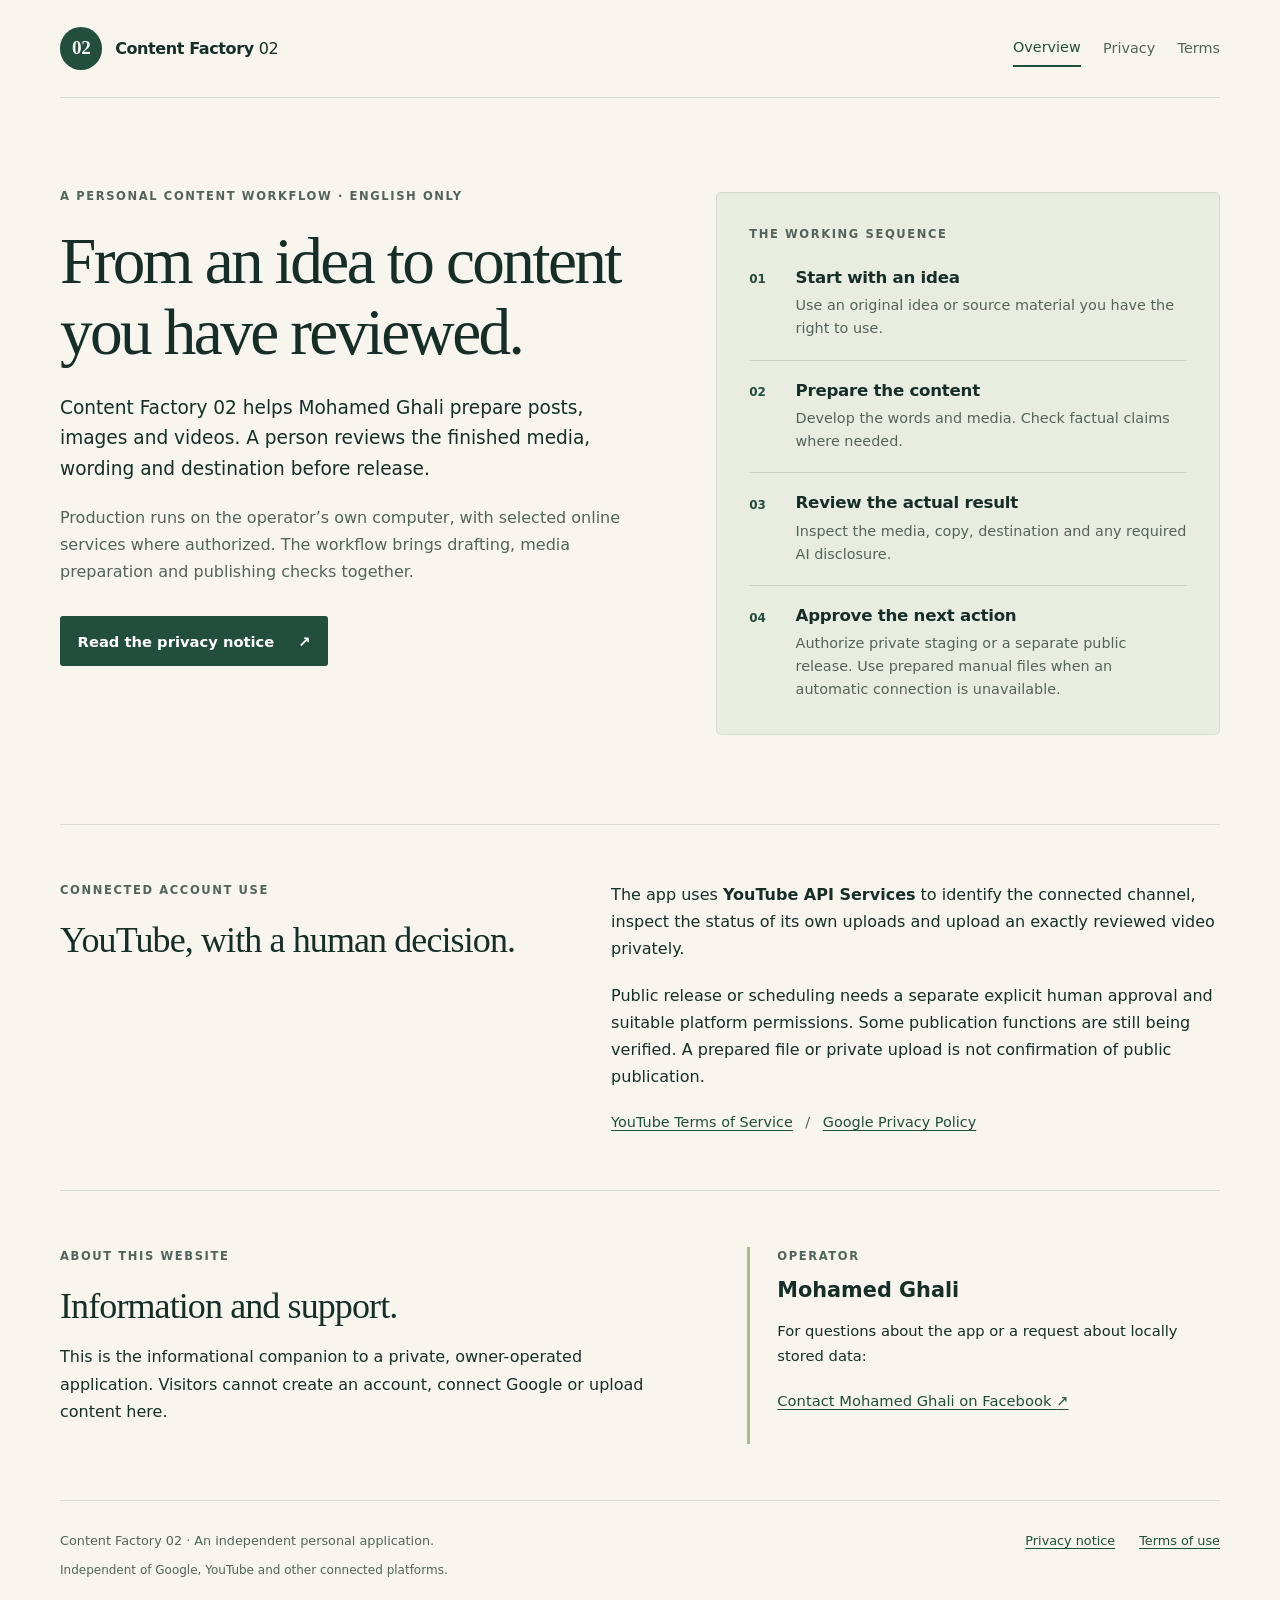
<file: index.html>
<!doctype html>
<html lang="en">
<head>
  <meta charset="utf-8">
  <meta name="viewport" content="width=device-width, initial-scale=1">
  <meta name="google-site-verification" content="21IurHPOwJmHwGyL-U1SF5DQho6lyGNOjJwwZDBz2XQ" />
  <title>Content Factory 02 — a personal content workflow</title>
  <meta name="description" content="Content Factory 02 helps Mohamed Ghali prepare English-language content, review the finished work and stage approved uploads.">
  <link rel="stylesheet" href="styles.css">
</head>
<body>
  <a class="skip-link" href="#main">Skip to content</a>
  <header class="site-header shell">
    <a class="brand" href="index.html"><span class="brand-mark" aria-hidden="true">02</span><span>Content Factory <strong>02</strong></span></a>
    <nav aria-label="Main navigation">
      <a href="index.html" aria-current="page">Overview</a>
      <a href="privacy.html">Privacy</a>
      <a href="terms.html">Terms</a>
    </nav>
  </header>
  <main id="main" class="shell">
    <section class="hero" aria-labelledby="intro-heading">
      <div class="hero-copy">
        <p class="eyebrow">A personal content workflow · English only</p>
        <h1 id="intro-heading">From an idea to content you have reviewed.</h1>
        <p class="lead">Content Factory 02 helps Mohamed Ghali prepare posts, images and videos. A person reviews the finished media, wording and destination before release.</p>
        <p>Production runs on the operator’s own computer, with selected online services where authorized. The workflow brings drafting, media preparation and publishing checks together.</p>
        <a class="button" href="privacy.html">Read the privacy notice <span aria-hidden="true">↗</span></a>
      </div>
      <div class="workflow" aria-labelledby="workflow-heading">
        <p class="eyebrow" id="workflow-heading">The working sequence</p>
        <ol>
          <li><span class="step-number" aria-hidden="true">01</span><div><h2>Start with an idea</h2><p>Use an original idea or source material you have the right to use.</p></div></li>
          <li><span class="step-number" aria-hidden="true">02</span><div><h2>Prepare the content</h2><p>Develop the words and media. Check factual claims where needed.</p></div></li>
          <li><span class="step-number" aria-hidden="true">03</span><div><h2>Review the actual result</h2><p>Inspect the media, copy, destination and any required AI disclosure.</p></div></li>
          <li><span class="step-number" aria-hidden="true">04</span><div><h2>Approve the next action</h2><p>Authorize private staging or a separate public release. Use prepared manual files when an automatic connection is unavailable.</p></div></li>
        </ol>
      </div>
    </section>
    <section class="connection-section" aria-labelledby="youtube-heading">
      <div><p class="eyebrow">Connected account use</p><h2 id="youtube-heading">YouTube, with a human decision.</h2></div>
      <div class="connection-copy">
        <p>The app uses <strong>YouTube API Services</strong> to identify the connected channel, inspect the status of its own uploads and upload an exactly reviewed video privately.</p>
        <p>Public release or scheduling needs a separate explicit human approval and suitable platform permissions. Some publication functions are still being verified. A prepared file or private upload is not confirmation of public publication.</p>
        <p><a href="https://www.youtube.com/t/terms">YouTube Terms of Service</a> <span class="link-separator" aria-hidden="true">/</span> <a href="https://policies.google.com/privacy">Google Privacy Policy</a></p>
      </div>
    </section>
    <section class="about-section" aria-labelledby="about-heading">
      <div><p class="eyebrow">About this website</p><h2 id="about-heading">Information and support.</h2><p>This is the informational companion to a private, owner-operated application. Visitors cannot create an account, connect Google or upload content here.</p></div>
      <div class="contact-block"><p class="eyebrow">Operator</p><p class="operator-name">Mohamed Ghali</p><p>For questions about the app or a request about locally stored data:</p><a href="https://www.facebook.com/mohamedghaliofficial">Contact Mohamed Ghali on Facebook <span aria-hidden="true">↗</span></a></div>
    </section>
  </main>
  <footer class="site-footer shell"><p>Content Factory 02 · An independent personal application.</p><p><a href="privacy.html">Privacy notice</a><a href="terms.html">Terms of use</a></p><p class="fine-print">Independent of Google, YouTube and other connected platforms.</p></footer>
</body>
</html>
</file>
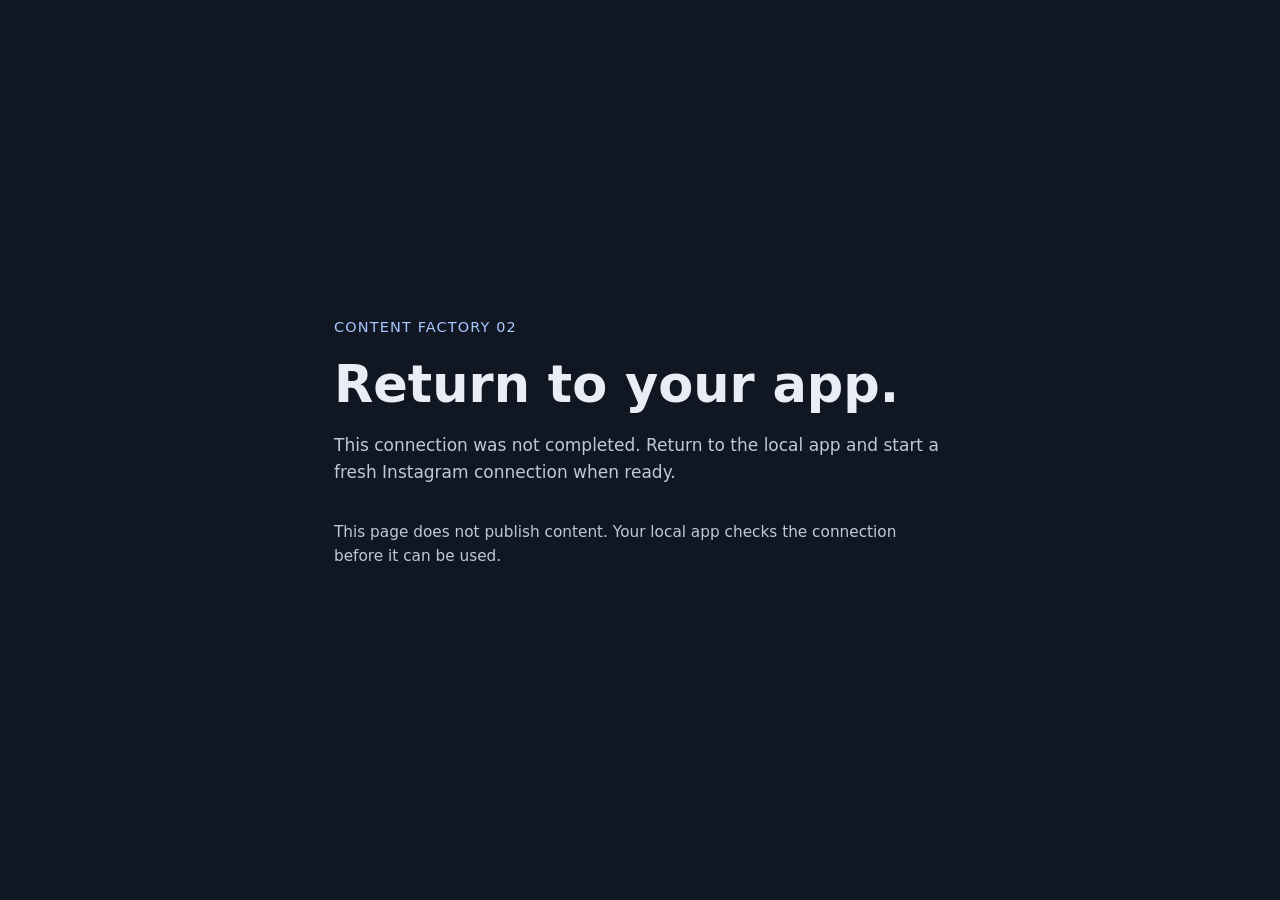
<file: instagram-callback.html>
<!doctype html>
<html lang="en">
<head>
  <meta charset="utf-8">
  <meta name="referrer" content="no-referrer">
  <meta http-equiv="Content-Security-Policy" content="default-src 'none'; script-src 'self'; style-src 'unsafe-inline'; base-uri 'none'; form-action 'none'; connect-src 'none'; img-src 'none'">
  <meta name="viewport" content="width=device-width, initial-scale=1">
  <meta name="robots" content="noindex,nofollow">
  <title>Return to your app — Content Factory 02</title>
  <style>
    :root { color-scheme: dark; font: 17px/1.6 system-ui, sans-serif; background: #101723; color: #e9edf4; }
    body { margin: 0; min-height: 100vh; display: grid; place-items: center; }
    main { width: min(36rem, calc(100% - 3rem)); padding: 3rem 0; }
    .brand { color: #a8c8ff; letter-spacing: .08em; font-size: .85rem; text-transform: uppercase; }
    h1 { font-size: clamp(2rem, 5vw, 3rem); line-height: 1.15; margin: 1rem 0; }
    p { color: #bdc9db; }
    button { font: inherit; border: 0; border-radius: .5rem; padding: .8rem 1.1rem; background: #b2d0ff; color: #0c1728; cursor: pointer; }
    button:focus-visible { outline: 3px solid white; outline-offset: 4px; }
    .note { margin-top: 2rem; font-size: .9rem; }
  </style>
  <script src="instagram-callback.js" defer referrerpolicy="no-referrer"></script>
</head>
<body>
  <main>
    <div class="brand">Content Factory 02</div>
    <h1>Return to your app.</h1>
    <p id="connection-status" role="status">Checking the Instagram connection return…</p>
    <button id="return-button" type="button" hidden>Return to the local app</button>
    <noscript><p>JavaScript is required to return this connection to your local app. Close this page and restart the connection in a browser with JavaScript enabled. Do not copy a login code into chat.</p></noscript>
    <p class="note">This page does not publish content. Your local app checks the connection before it can be used.</p>
  </main>
</body>
</html>
</file>
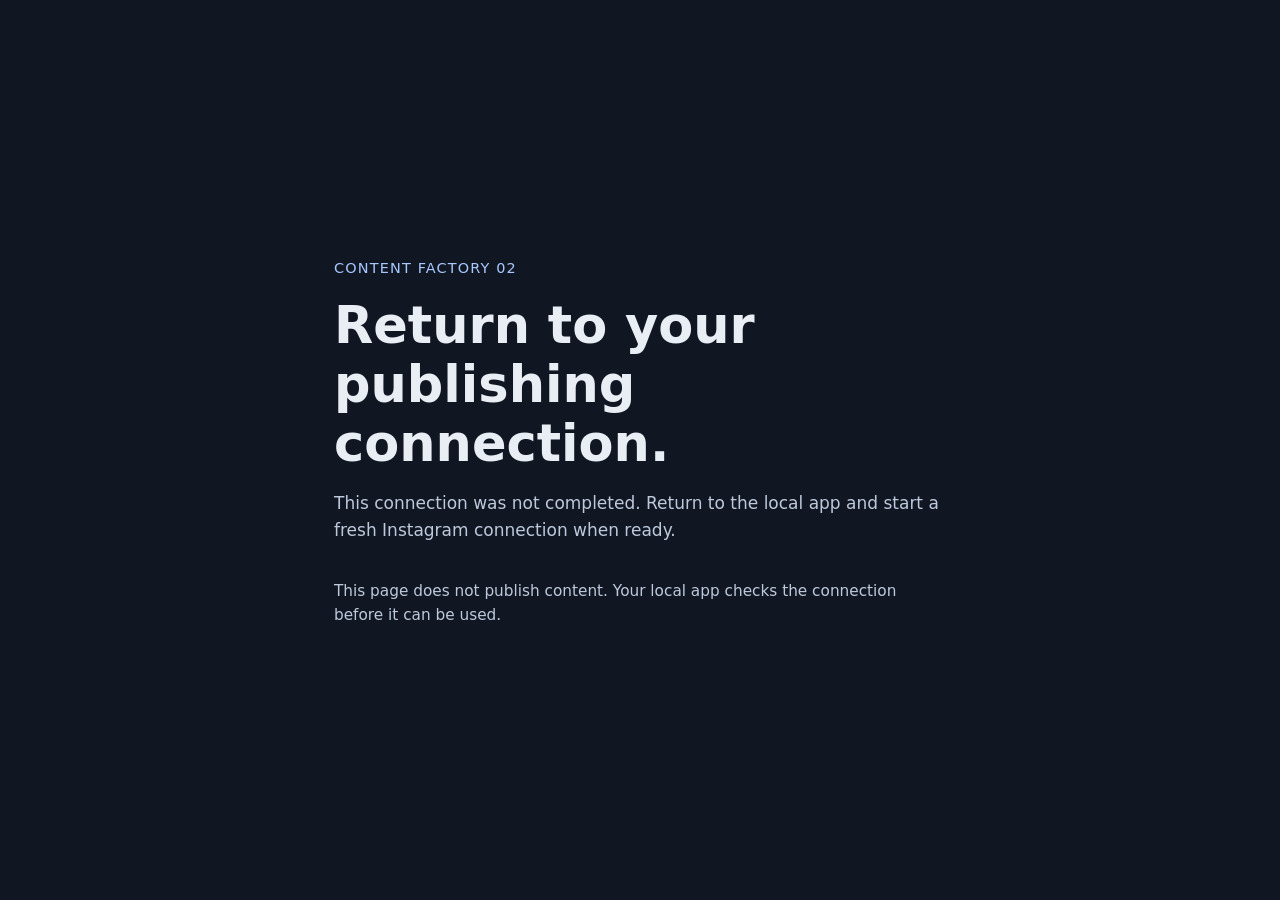
<file: instagram-publishing-callback.html>
<!doctype html>
<html lang="en">
<head>
  <meta charset="utf-8">
  <meta name="referrer" content="no-referrer">
  <meta http-equiv="Content-Security-Policy" content="default-src 'none'; script-src 'self'; style-src 'unsafe-inline'; base-uri 'none'; form-action 'none'; connect-src 'none'; img-src 'none'">
  <meta name="viewport" content="width=device-width, initial-scale=1">
  <meta name="robots" content="noindex,nofollow">
  <title>Return to your publishing connection — Content Factory 02</title>
  <style>
    :root { color-scheme: dark; font: 17px/1.6 system-ui, sans-serif; background: #101723; color: #e9edf4; }
    body { margin: 0; min-height: 100vh; display: grid; place-items: center; }
    main { width: min(36rem, calc(100% - 3rem)); padding: 3rem 0; }
    .brand { color: #a8c8ff; letter-spacing: .08em; font-size: .85rem; text-transform: uppercase; }
    h1 { font-size: clamp(2rem, 5vw, 3rem); line-height: 1.15; margin: 1rem 0; }
    p { color: #bdc9db; }
    button { font: inherit; border: 0; border-radius: .5rem; padding: .8rem 1.1rem; background: #b2d0ff; color: #0c1728; cursor: pointer; }
    button:focus-visible { outline: 3px solid white; outline-offset: 4px; }
    .note { margin-top: 2rem; font-size: .9rem; }
  </style>
  <script src="instagram-publishing-callback.js" defer referrerpolicy="no-referrer"></script>
</head>
<body>
  <main>
    <div class="brand">Content Factory 02</div>
    <h1>Return to your publishing connection.</h1>
    <p id="connection-status" role="status">Checking the Instagram connection return…</p>
    <button id="return-button" type="button" hidden>Return to the local app</button>
    <noscript><p>JavaScript is required to return this connection to your local app. Close this page and restart the connection in a browser with JavaScript enabled. Do not copy a login code into chat.</p></noscript>
    <p class="note">This page does not publish content. Your local app checks the connection before it can be used.</p>
  </main>
</body>
</html>
</file>
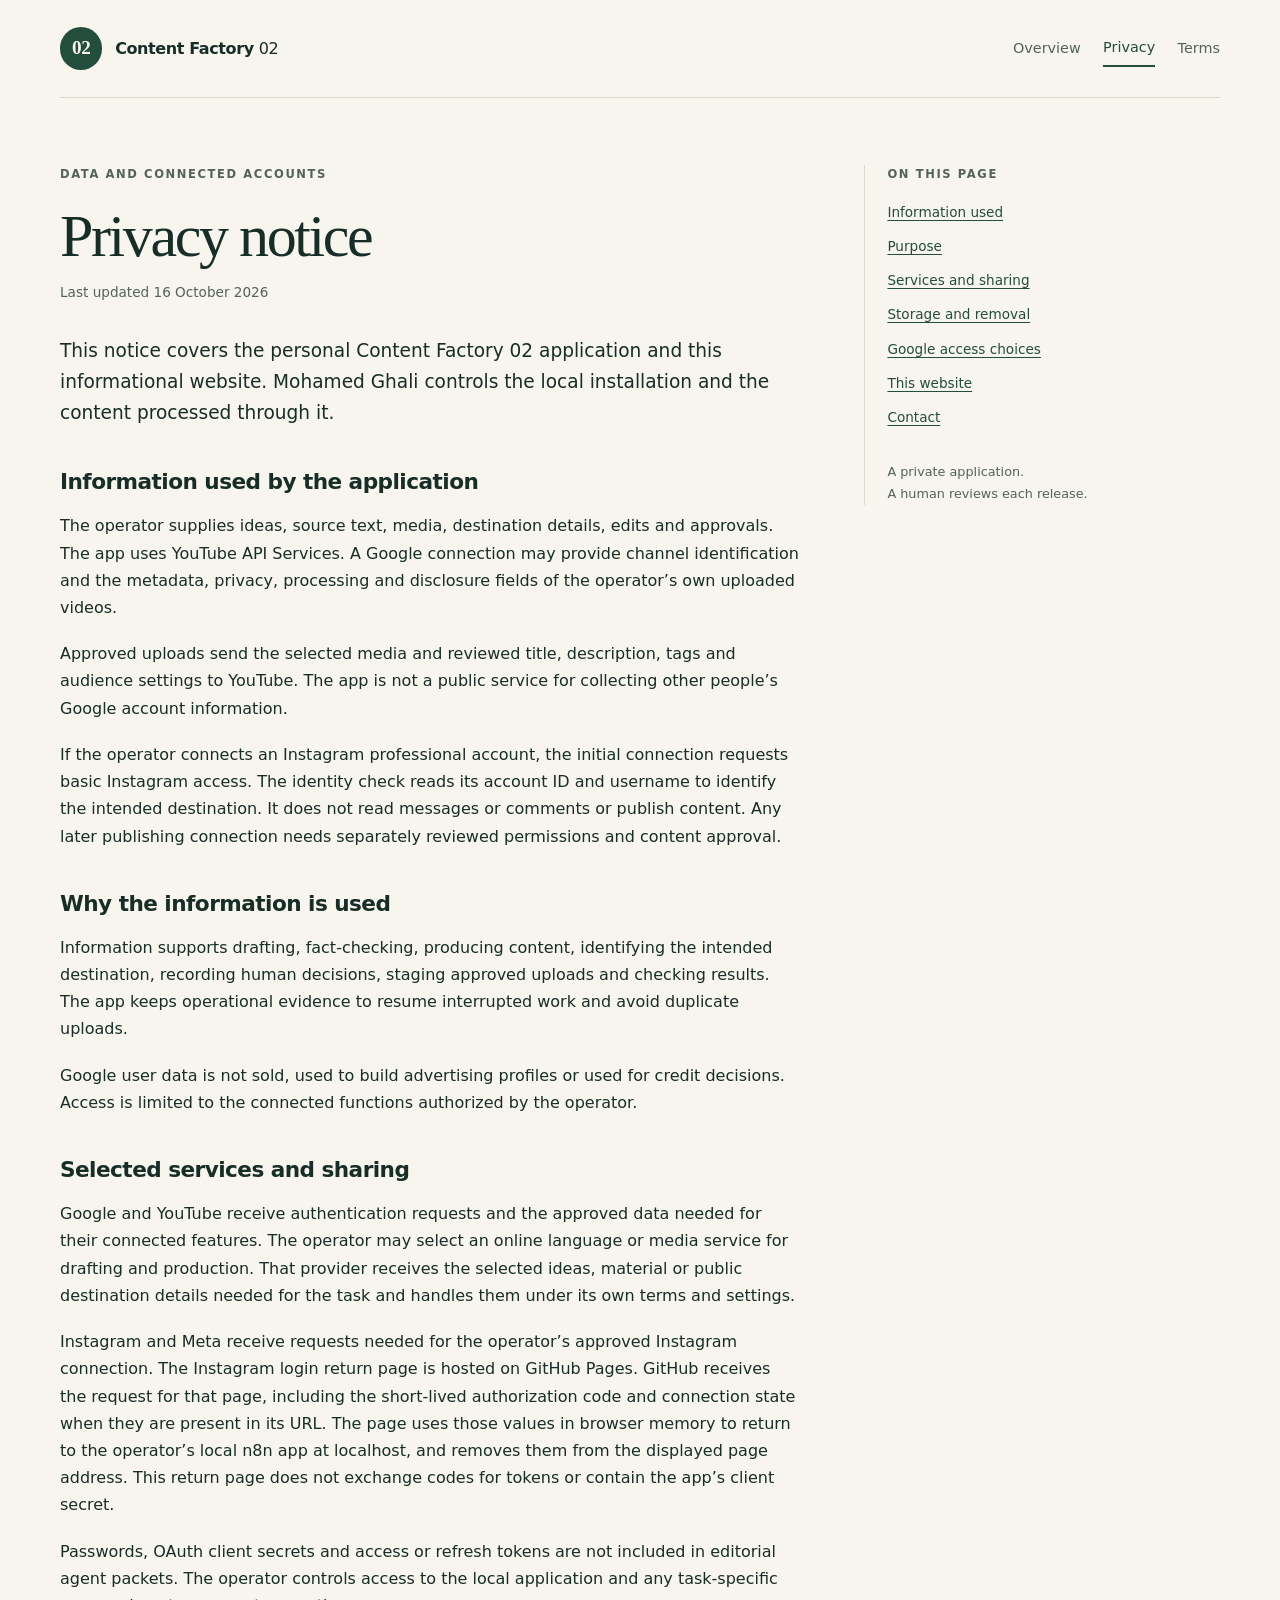
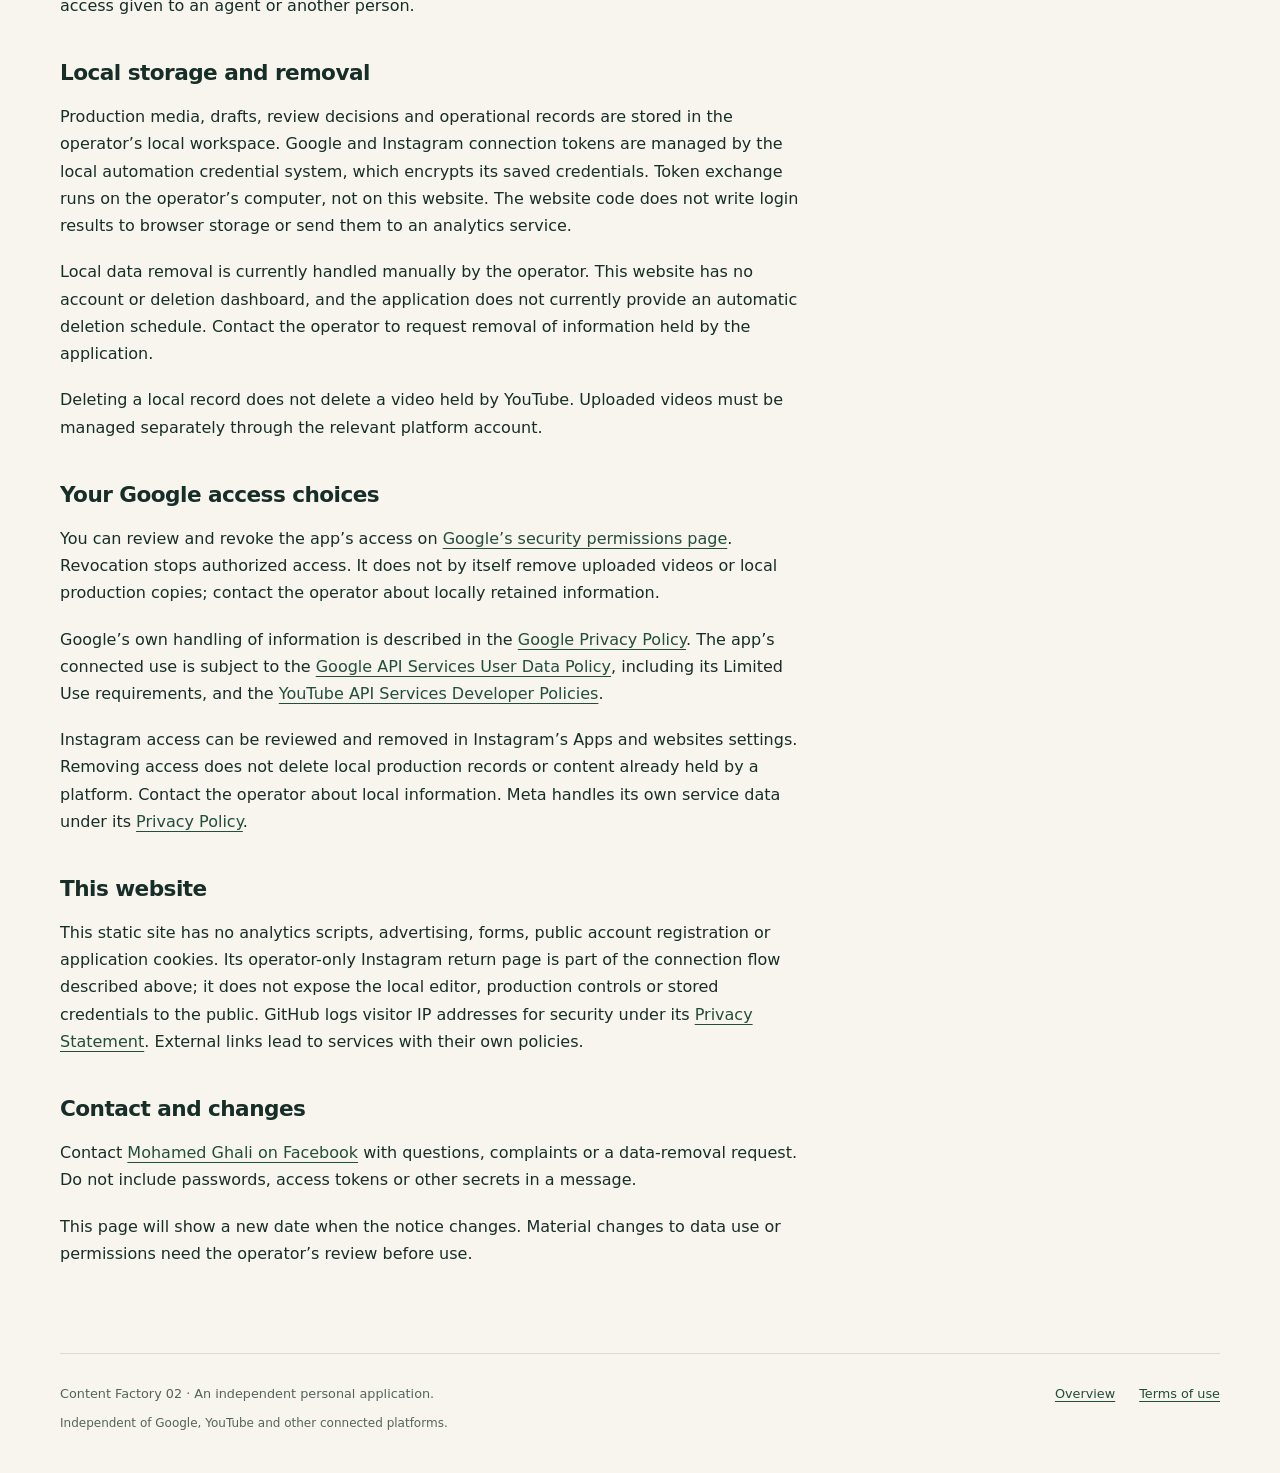
<file: privacy.html>
<!doctype html>
<html lang="en">
<head>
  <meta charset="utf-8">
  <meta name="viewport" content="width=device-width, initial-scale=1">
  <title>Privacy notice — Content Factory 02</title>
  <meta name="description" content="How the personal Content Factory 02 application uses content, connected account information and local production records.">
  <link rel="stylesheet" href="styles.css">
</head>
<body>
  <a class="skip-link" href="#main">Skip to content</a>
  <header class="site-header shell">
    <a class="brand" href="index.html"><span class="brand-mark" aria-hidden="true">02</span><span>Content Factory <strong>02</strong></span></a>
    <nav aria-label="Main navigation"><a href="index.html">Overview</a><a href="privacy.html" aria-current="page">Privacy</a><a href="terms.html">Terms</a></nav>
  </header>
  <main id="main" class="shell policy-layout">
    <article class="policy" aria-labelledby="privacy-heading">
      <p class="eyebrow">Data and connected accounts</p>
      <h1 id="privacy-heading">Privacy notice</h1>
      <p class="updated">Last updated <time datetime="2026-10-16">16 October 2026</time></p>
      <p class="lead">This notice covers the personal Content Factory 02 application and this informational website. Mohamed Ghali controls the local installation and the content processed through it.</p>
      <h2 id="information">Information used by the application</h2>
      <p>The operator supplies ideas, source text, media, destination details, edits and approvals. The app uses YouTube API Services. A Google connection may provide channel identification and the metadata, privacy, processing and disclosure fields of the operator’s own uploaded videos.</p>
      <p>Approved uploads send the selected media and reviewed title, description, tags and audience settings to YouTube. The app is not a public service for collecting other people’s Google account information.</p>
      <p>If the operator connects an Instagram professional account, the initial connection requests basic Instagram access. The identity check reads its account ID and username to identify the intended destination. It does not read messages or comments or publish content. Any later publishing connection needs separately reviewed permissions and content approval.</p>
      <h2 id="purpose">Why the information is used</h2>
      <p>Information supports drafting, fact-checking, producing content, identifying the intended destination, recording human decisions, staging approved uploads and checking results. The app keeps operational evidence to resume interrupted work and avoid duplicate uploads.</p>
      <p>Google user data is not sold, used to build advertising profiles or used for credit decisions. Access is limited to the connected functions authorized by the operator.</p>
      <h2 id="sharing">Selected services and sharing</h2>
      <p>Google and YouTube receive authentication requests and the approved data needed for their connected features. The operator may select an online language or media service for drafting and production. That provider receives the selected ideas, material or public destination details needed for the task and handles them under its own terms and settings.</p>
      <p>Instagram and Meta receive requests needed for the operator’s approved Instagram connection. The Instagram login return page is hosted on GitHub Pages. GitHub receives the request for that page, including the short-lived authorization code and connection state when they are present in its URL. The page uses those values in browser memory to return to the operator’s local n8n app at localhost, and removes them from the displayed page address. This return page does not exchange codes for tokens or contain the app’s client secret.</p>
      <p>Passwords, OAuth client secrets and access or refresh tokens are not included in editorial agent packets. The operator controls access to the local application and any task-specific access given to an agent or another person.</p>
      <h2 id="storage">Local storage and removal</h2>
      <p>Production media, drafts, review decisions and operational records are stored in the operator’s local workspace. Google and Instagram connection tokens are managed by the local automation credential system, which encrypts its saved credentials. Token exchange runs on the operator’s computer, not on this website. The website code does not write login results to browser storage or send them to an analytics service.</p>
      <p>Local data removal is currently handled manually by the operator. This website has no account or deletion dashboard, and the application does not currently provide an automatic deletion schedule. Contact the operator to request removal of information held by the application.</p>
      <p>Deleting a local record does not delete a video held by YouTube. Uploaded videos must be managed separately through the relevant platform account.</p>
      <h2 id="choices">Your Google access choices</h2>
      <p>You can review and revoke the app’s access on <a href="https://security.google.com/settings/security/permissions">Google’s security permissions page</a>. Revocation stops authorized access. It does not by itself remove uploaded videos or local production copies; contact the operator about locally retained information.</p>
      <p>Google’s own handling of information is described in the <a href="https://policies.google.com/privacy">Google Privacy Policy</a>. The app’s connected use is subject to the <a href="https://developers.google.com/terms/api-services-user-data-policy">Google API Services User Data Policy</a>, including its Limited Use requirements, and the <a href="https://developers.google.com/youtube/terms/developer-policies">YouTube API Services Developer Policies</a>.</p>
      <p>Instagram access can be reviewed and removed in Instagram’s Apps and websites settings. Removing access does not delete local production records or content already held by a platform. Contact the operator about local information. Meta handles its own service data under its <a href="https://www.facebook.com/privacy/policy/">Privacy Policy</a>.</p>
      <h2 id="website">This website</h2>
      <p>This static site has no analytics scripts, advertising, forms, public account registration or application cookies. Its operator-only Instagram return page is part of the connection flow described above; it does not expose the local editor, production controls or stored credentials to the public. GitHub logs visitor IP addresses for security under its <a href="https://docs.github.com/en/site-policy/privacy-policies/github-general-privacy-statement">Privacy Statement</a>. External links lead to services with their own policies.</p>
      <h2 id="contact">Contact and changes</h2>
      <p>Contact <a href="https://www.facebook.com/mohamedghaliofficial">Mohamed Ghali on Facebook</a> with questions, complaints or a data-removal request. Do not include passwords, access tokens or other secrets in a message.</p>
      <p>This page will show a new date when the notice changes. Material changes to data use or permissions need the operator’s review before use.</p>
    </article>
    <aside class="policy-aside" aria-label="Privacy notice sections"><p class="eyebrow">On this page</p><nav aria-label="Privacy contents"><a href="#information">Information used</a><a href="#purpose">Purpose</a><a href="#sharing">Services and sharing</a><a href="#storage">Storage and removal</a><a href="#choices">Google access choices</a><a href="#website">This website</a><a href="#contact">Contact</a></nav><p class="aside-note">A private application.<br>A human reviews each release.</p></aside>
  </main>
  <footer class="site-footer shell"><p>Content Factory 02 · An independent personal application.</p><p><a href="index.html">Overview</a><a href="terms.html">Terms of use</a></p><p class="fine-print">Independent of Google, YouTube and other connected platforms.</p></footer>
</body>
</html>
</file>
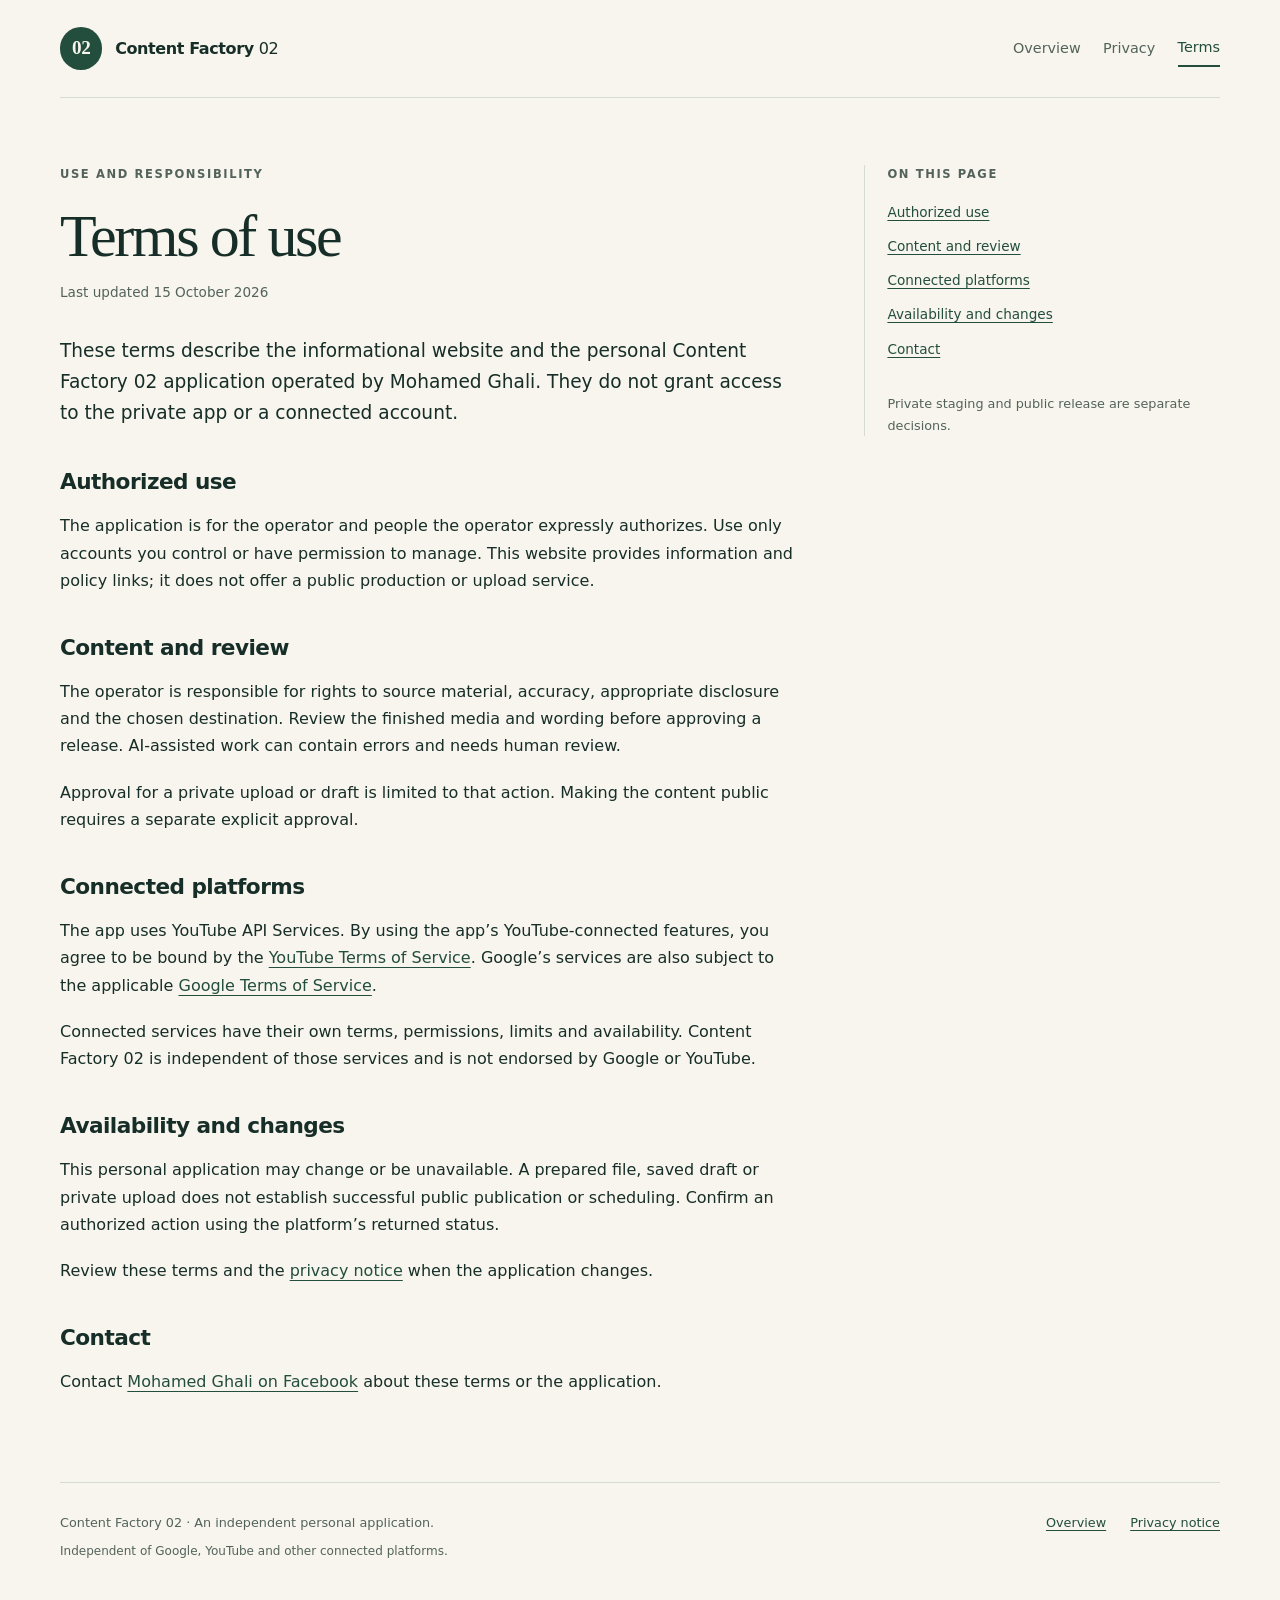
<file: terms.html>
<!doctype html>
<html lang="en">
<head>
  <meta charset="utf-8">
  <meta name="viewport" content="width=device-width, initial-scale=1">
  <title>Terms of use — Content Factory 02</title>
  <meta name="description" content="Terms for the informational Content Factory 02 website and the private, owner-operated application.">
  <link rel="stylesheet" href="styles.css">
</head>
<body>
  <a class="skip-link" href="#main">Skip to content</a>
  <header class="site-header shell">
    <a class="brand" href="index.html"><span class="brand-mark" aria-hidden="true">02</span><span>Content Factory <strong>02</strong></span></a>
    <nav aria-label="Main navigation"><a href="index.html">Overview</a><a href="privacy.html">Privacy</a><a href="terms.html" aria-current="page">Terms</a></nav>
  </header>
  <main id="main" class="shell policy-layout">
    <article class="policy" aria-labelledby="terms-heading">
      <p class="eyebrow">Use and responsibility</p>
      <h1 id="terms-heading">Terms of use</h1>
      <p class="updated">Last updated <time datetime="2026-10-15">15 October 2026</time></p>
      <p class="lead">These terms describe the informational website and the personal Content Factory 02 application operated by Mohamed Ghali. They do not grant access to the private app or a connected account.</p>
      <h2 id="use">Authorized use</h2>
      <p>The application is for the operator and people the operator expressly authorizes. Use only accounts you control or have permission to manage. This website provides information and policy links; it does not offer a public production or upload service.</p>
      <h2 id="review">Content and review</h2>
      <p>The operator is responsible for rights to source material, accuracy, appropriate disclosure and the chosen destination. Review the finished media and wording before approving a release. AI-assisted work can contain errors and needs human review.</p>
      <p>Approval for a private upload or draft is limited to that action. Making the content public requires a separate explicit approval.</p>
      <h2 id="platforms">Connected platforms</h2>
      <p>The app uses YouTube API Services. By using the app’s YouTube-connected features, you agree to be bound by the <a href="https://www.youtube.com/t/terms">YouTube Terms of Service</a>. Google’s services are also subject to the applicable <a href="https://policies.google.com/terms">Google Terms of Service</a>.</p>
      <p>Connected services have their own terms, permissions, limits and availability. Content Factory 02 is independent of those services and is not endorsed by Google or YouTube.</p>
      <h2 id="availability">Availability and changes</h2>
      <p>This personal application may change or be unavailable. A prepared file, saved draft or private upload does not establish successful public publication or scheduling. Confirm an authorized action using the platform’s returned status.</p>
      <p>Review these terms and the <a href="privacy.html">privacy notice</a> when the application changes.</p>
      <h2 id="contact">Contact</h2>
      <p>Contact <a href="https://www.facebook.com/mohamedghaliofficial">Mohamed Ghali on Facebook</a> about these terms or the application.</p>
    </article>
    <aside class="policy-aside" aria-label="Terms sections"><p class="eyebrow">On this page</p><nav aria-label="Terms contents"><a href="#use">Authorized use</a><a href="#review">Content and review</a><a href="#platforms">Connected platforms</a><a href="#availability">Availability and changes</a><a href="#contact">Contact</a></nav><p class="aside-note">Private staging and public release are separate decisions.</p></aside>
  </main>
  <footer class="site-footer shell"><p>Content Factory 02 · An independent personal application.</p><p><a href="index.html">Overview</a><a href="privacy.html">Privacy notice</a></p><p class="fine-print">Independent of Google, YouTube and other connected platforms.</p></footer>
</body>
</html>
</file>
<file: styles.css>
:root {
  color-scheme: light;
  --paper: #f7f5ed;
  --ink: #172e28;
  --muted: #53635b;
  --green: #234d3d;
  --line: #d6dcd0;
  --tint: #e9ede1;
  --accent: #a9bc82;
}
* { box-sizing: border-box; }
html { scroll-padding-top: 2rem; }
body { margin: 0; background: var(--paper); color: var(--ink); font-family: system-ui, -apple-system, "Segoe UI", sans-serif; font-size: 1rem; line-height: 1.7; }
a { color: var(--green); text-underline-offset: .22em; text-decoration-thickness: 1px; }
a:hover { text-decoration-thickness: 2px; }
a:focus-visible { outline: 3px solid var(--green); outline-offset: 5px; border-radius: 2px; }
p { margin: 0 0 1.2rem; }
h1, h2 { text-wrap: balance; }
h1 { font-family: Georgia, "Times New Roman", serif; font-size: clamp(2.7rem, 5.1vw, 4.5rem); font-weight: 400; line-height: 1.08; letter-spacing: -.04em; margin: 0 0 1.6rem; }
h2 { font-size: 1.6rem; line-height: 1.3; letter-spacing: -.025em; margin: 0 0 1rem; }
.shell { width: min(1160px, calc(100% - 4rem)); margin-inline: auto; }
.skip-link { position: absolute; top: -100px; left: 1rem; background: var(--paper); padding: .8rem 1rem; z-index: 10; }
.skip-link:focus { top: 1rem; }
.site-header { display: flex; align-items: center; justify-content: space-between; gap: 1.5rem; padding-block: 1.7rem; border-bottom: 1px solid var(--line); }
.brand { display: flex; align-items: center; gap: .8rem; color: var(--ink); text-decoration: none; font-weight: 600; letter-spacing: -.025em; white-space: nowrap; }
.brand strong { font-weight: 400; }
.brand-mark { width: 2.65rem; height: 2.65rem; background: var(--green); color: var(--paper); display: grid; place-items: center; border-radius: 50%; font-family: Georgia, serif; font-size: 1.2rem; }
.site-header nav { display: flex; gap: 1.4rem; align-items: center; }
.site-header nav a { font-size: .9rem; text-decoration: none; padding-block: .35rem; color: var(--muted); }
.site-header nav a[aria-current] { color: var(--green); border-bottom: 2px solid var(--green); }
.eyebrow { font-size: .72rem; font-weight: 650; text-transform: uppercase; letter-spacing: .14em; color: var(--muted); margin-bottom: 1.2rem; }
.hero { display: grid; grid-template-columns: 1.15fr 1fr; gap: clamp(2.5rem, 6vw, 6rem); align-items: start; padding-block: 5.6rem; }
.hero-copy > p:not(.eyebrow) { max-width: 37rem; }
.lead { font-size: 1.16rem; line-height: 1.65; }
.hero-copy > p:not(.lead):not(.eyebrow) { color: var(--muted); }
.button { display: inline-flex; align-items: center; gap: 1.5rem; background: var(--green); color: #fff; text-decoration: none; border-radius: 3px; padding: .8rem 1.1rem; margin-top: .7rem; font-size: .92rem; font-weight: 550; }
.button:hover { background: var(--ink); }
.workflow { border: 1px solid var(--line); border-radius: 5px; padding: 2rem; background: var(--tint); margin-top: .3rem; }
.workflow ol { list-style: none; padding: 0; margin: 0; }
.workflow li { display: grid; grid-template-columns: 2rem 1fr; gap: .9rem; padding-block: 1.2rem; border-bottom: 1px solid #cbd4c0; }
.workflow li:last-child { padding-bottom: 0; border: 0; }
.workflow li:first-child { padding-top: .2rem; }
.step-number { color: var(--green); font-size: .75rem; padding-top: .15rem; font-weight: 650; }
.workflow h2 { font-size: 1.04rem; margin-bottom: .35rem; letter-spacing: -.015em; }
.workflow li p { font-size: .9rem; line-height: 1.6; color: var(--muted); margin-bottom: 0; }
.connection-section { border-block: 1px solid var(--line); display: grid; grid-template-columns: 1fr 1.25fr; gap: 4rem; padding-block: 3.5rem; }
.connection-section h2, .about-section h2 { font-family: Georgia, serif; font-size: 2.25rem; font-weight: 400; line-height: 1.15; }
.connection-copy > p:last-child { margin-bottom: 0; font-size: .9rem; }
.link-separator { padding-inline: .5rem; color: var(--muted); }
.about-section { display: grid; grid-template-columns: 1.25fr 1fr; gap: 6rem; padding-block: 3.5rem; }
.contact-block { padding-left: 1.7rem; border-left: 3px solid var(--accent); }
.contact-block .eyebrow { margin-bottom: .4rem; }
.operator-name { font-size: 1.3rem; font-weight: 600; margin-bottom: .6rem; }
.contact-block p:not(.eyebrow):not(.operator-name), .contact-block a { font-size: .92rem; }
.site-footer { border-top: 1px solid var(--line); padding-block: 1.8rem 2.5rem; color: var(--muted); font-size: .8rem; display: flex; flex-wrap: wrap; justify-content: space-between; gap: .5rem 2rem; }
.site-footer p { margin: 0; }
.site-footer p:nth-child(2) { display: flex; gap: 1.5rem; }
.site-footer .fine-print { flex-basis: 100%; font-size: .75rem; }
.policy-layout { display: grid; grid-template-columns: minmax(0, 740px) minmax(175px, 1fr); gap: clamp(2rem, 5vw, 4rem); align-items: start; padding-block: 4.2rem; }
.policy h1 { font-size: clamp(2.7rem, 5vw, 3.75rem); margin-bottom: .8rem; }
.updated { color: var(--muted); font-size: .85rem; margin-bottom: 2rem; }
.policy h2 { margin-top: 2.5rem; font-size: 1.35rem; }
.policy a { overflow-wrap: anywhere; }
.policy-aside { position: sticky; top: 2rem; border-left: 1px solid var(--line); padding-left: 1.4rem; font-size: .85rem; }
.policy-aside nav { display: grid; gap: .7rem; }
.policy-aside .eyebrow { margin-bottom: 1rem; }
.aside-note { margin: 2rem 0 0; color: var(--muted); font-size: .8rem; }
@media (max-width: 850px) {
  .hero { grid-template-columns: 1fr; padding-block: 3.5rem; gap: 2.8rem; }
  .hero-copy { max-width: 42rem; }
  .workflow { margin: 0; }
  .connection-section, .about-section { gap: 2rem; }
  .policy-layout { grid-template-columns: minmax(0, 1fr); gap: 2rem; }
  .policy-aside { position: static; }
}
@media (max-width: 560px) {
  .shell { width: calc(100% - 2rem); }
  .site-header { align-items: start; flex-direction: column; gap: .9rem; padding-block: 1.2rem; }
  .site-header nav { gap: 1.5rem; }
  .hero { padding-block: 2.5rem; }
  .eyebrow { font-size: .65rem; letter-spacing: .11em; }
  .workflow { padding: 1.3rem; }
  .connection-section, .about-section { grid-template-columns: 1fr; padding-block: 2.5rem; gap: 1rem; }
  .contact-block { margin-top: .6rem; padding-left: 1.2rem; }
  .policy-layout { padding-block: 2.5rem; }
  .site-footer { flex-direction: column; gap: .6rem; }
  .site-footer .fine-print { flex-basis: auto; }
}
@media print {
  body { background: #fff; color: #000; font-size: 11pt; }
  .shell { width: 100%; }
  .site-header, .policy-aside, .skip-link { display: none; }
  .policy-layout { display: block; padding: 0; }
  .site-footer { margin-top: 2rem; }
  a { color: #000; }
}
</file>
